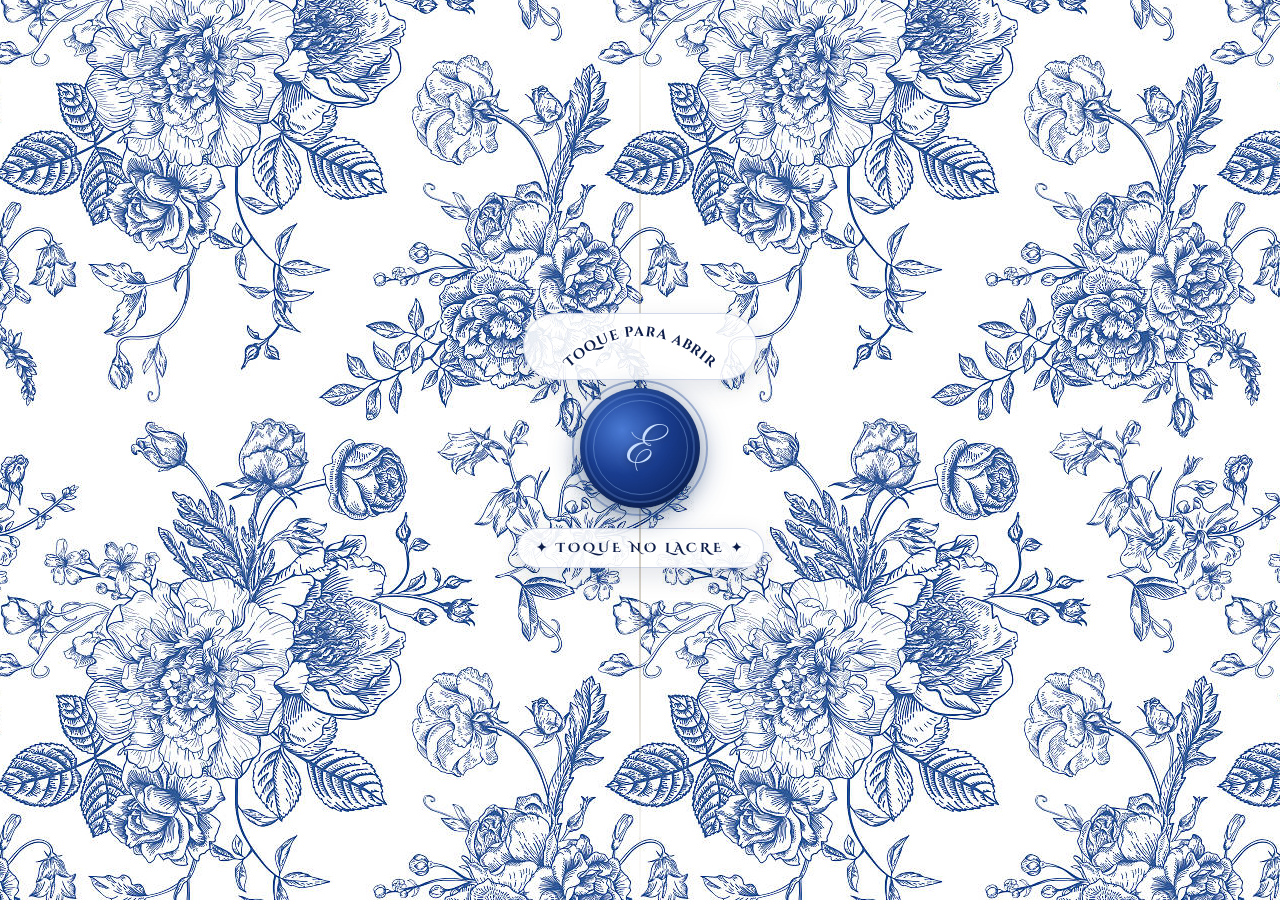
<file: templates/index.html>
<!DOCTYPE html>
<html lang="pt-BR">
<head>
    <meta charset="UTF-8">
    <meta name="viewport" content="width=device-width, initial-scale=1.0">
    <title>Convite — Esther Meireles 18 Anos</title>
    <meta name="description" content="Você foi convidado para os 18 anos de Esther Meireles! Sábado, 21 de Novembro às 11hrs.">
    <link rel="preconnect" href="https://fonts.googleapis.com">
    <link href="https://fonts.googleapis.com/css2?family=Cinzel+Decorative:wght@400;700&family=Pinyon+Script&family=Playfair+Display:ital,wght@0,400;0,700;0,900;1,400&family=Cormorant+Garamond:ital,wght@0,300;0,400;0,600;1,400&family=IM+Fell+English:ital@0;1&family=Lato:wght@300;400&display=swap" rel="stylesheet">
    <link rel="stylesheet" href="/static/css/style.css">
</head>
<body>

<!-- ═══ ENVELOPE FECHADO ═══ -->
<div id="envelope-cover" class="envelope-cover">
    <div class="env-fl env-fl-tl"></div>
    <div class="env-fl env-fl-tr"></div>
    <div class="env-fl env-fl-bl"></div>
    <div class="env-fl env-fl-br"></div>
    <div class="env-fl env-fl-lm"></div>
    <div class="env-fl env-fl-rm"></div>
    <div class="env-butt env-b1">🦋</div>
    <div class="env-butt env-b2">🦋</div>
    <div class="envelope-fold-line"></div>
    <div class="seal-area">
        <div class="seal-text-arc">
            <svg viewBox="0 0 200 80" class="arc-text-svg">
                <path id="curve" d="M 10,70 Q 100,-20 190,70" fill="transparent"/>
                <text class="arc-text">
                    <textPath href="#curve" startOffset="50%" text-anchor="middle">Toque para abrir</textPath>
                </text>
            </svg>
        </div>
        <div class="wax-seal" id="wax-seal">
            <div class="seal-inner">
                <div class="seal-letter">E</div>
                <div class="seal-wreath"></div>
            </div>
            <div class="seal-pulse"></div>
        </div>
    </div>
    <div class="tap-hint">✦ toque no lacre ✦</div>
</div>

<!-- ═══ CONVITE ABERTO ═══ -->
<div id="invitation-content" class="invitation-content hidden">

    <!-- Flores nos cantos e laterais -->
    <div class="flower-cluster cluster-tl">
        <span class="fp fp1">🌸</span><span class="fp fp2">🌸</span><span class="fp fp3">🌸</span>
        <span class="fp fp4">🌸</span><span class="fl fl1">🌿</span><span class="fl fl2">🍃</span>
        <span class="fl fl3">🌿</span><span class="fl fl4">🍃</span>
    </div>
    <div class="flower-cluster cluster-tr">
        <span class="fp fp1">🌸</span><span class="fp fp2">🌸</span><span class="fp fp3">🌸</span>
        <span class="fp fp4">🌸</span><span class="fl fl1">🌿</span><span class="fl fl2">🍃</span>
        <span class="fl fl3">🌿</span><span class="fl fl4">🍃</span>
    </div>
    <div class="flower-cluster cluster-bl">
        <span class="fp fp1">🌸</span><span class="fp fp2">🌸</span><span class="fp fp3">🌸</span>
        <span class="fp fp4">🌸</span><span class="fl fl1">🌿</span><span class="fl fl2">🍃</span><span class="fl fl3">🌿</span>
    </div>
    <div class="flower-cluster cluster-br">
        <span class="fp fp1">🌸</span><span class="fp fp2">🌸</span><span class="fp fp3">🌸</span>
        <span class="fp fp4">🌸</span><span class="fl fl1">🌿</span><span class="fl fl2">🍃</span><span class="fl fl3">🌿</span>
    </div>
    <div class="flower-cluster cluster-lm">
        <span class="fp fp1">🌸</span><span class="fp fp2">🌸</span>
        <span class="fl fl1">🌿</span><span class="fl fl2">🍃</span>
    </div>
    <div class="flower-cluster cluster-rm">
        <span class="fp fp1">🌸</span><span class="fp fp2">🌸</span>
        <span class="fl fl1">🌿</span><span class="fl fl2">🍃</span>
    </div>

    <!-- Borboletas -->
    <div class="inv-butt inv-b1">🦋</div>
    <div class="inv-butt inv-b2">🦋</div>
    <div class="inv-butt inv-b3">🦋</div>

    <!-- PAPEL PRINCIPAL -->
    <div class="inv-paper">

        <div class="paper-ornament">✦ ✦ ✦</div>

        <!-- Hero: 18 + Nome -->
        <div class="hero-section">
            <div class="hero-inner">
                <div class="age-number">18</div>
                <div class="name-script">Esther Meireles</div>
            </div>
        </div>

        <!-- Subtítulo -->
        <p class="subtitle-text">CONTO COM SUA PRESENÇA PARA<br>CELEBRAR ESSA DATA ESPECIAL</p>

        <!-- Data -->
        <div class="date-row">
            <div class="date-col">
                <div class="date-line-h"></div>
                <div class="date-word">SÁBADO</div>
                <div class="date-line-h"></div>
            </div>
            <div class="date-number-big">21</div>
            <div class="date-col">
                <div class="date-line-h"></div>
                <div class="date-word">NOVEMBRO</div>
                <div class="date-line-h"></div>
            </div>
        </div>

        <!-- Horário -->
        <p class="time-text">Às 11hrs</p>

        <!-- Divisor -->
        <div class="inv-divider">
            <span class="inv-divider-line"></span>
            <span class="inv-divider-icon">❧</span>
            <span class="inv-divider-line"></span>
        </div>

        <!-- Dica -->
        <p class="click-hint">✋ CLIQUE NOS ÍCONES PARA INTERAGIR</p>

        <!-- Ícones de ação -->
        <div class="action-icons">
            <a href="https://maps.app.goo.gl/gmX3B37vQWaTbmoo6?g_st=iw"
               target="_blank" rel="noopener" class="icon-btn" id="btn-localizacao">
                <div class="icon-circle">
                    <svg viewBox="0 0 24 24" fill="none" stroke="white" stroke-width="2" width="34" height="34">
                        <path d="M12 2C8.13 2 5 5.13 5 9c0 5.25 7 13 7 13s7-7.75 7-13c0-3.87-3.13-7-7-7z"/>
                        <circle cx="12" cy="9" r="2.5" fill="white" stroke="none"/>
                    </svg>
                </div>
                <span class="icon-label">Localização</span>
            </a>

            <button type="button" class="icon-btn" id="btn-abrir-form">
                <div class="icon-circle">
                    <svg viewBox="0 0 24 24" fill="none" stroke="white" stroke-width="2.5" width="34" height="34">
                        <polyline points="20 6 9 17 4 12"/>
                    </svg>
                </div>
                <span class="icon-label">Confirmação de<br>presença</span>
            </button>
        </div>

        <div class="paper-ornament" style="margin-top:16px; margin-bottom:0;">✦ ✦ ✦</div>
    </div>
</div>

<!-- ═══ MODAL CONFIRMAÇÃO ═══ -->
<div id="modal-confirmacao" class="modal-overlay hidden">
    <div class="modal-box">
        <button class="modal-close" id="btn-fechar-modal">✕</button>
        <div class="modal-header">
            <div class="modal-icon">💌</div>
            <h2>Confirmar Presença</h2>
            <p>Ficamos felizes que possa comparecer!</p>
        </div>
        <form id="form-confirmacao" class="form-rsvp" novalidate>
            <div class="form-group">
                <label for="nome">Seu nome completo *</label>
                <input type="text" id="nome" name="nome" placeholder="Ex: Maria Silva" required autocomplete="name">
            </div>
            <div class="form-group">
                <label for="telefone">WhatsApp / Telefone</label>
                <input type="tel" id="telefone" name="telefone" placeholder="Ex: 91 90000-0000" autocomplete="tel" inputmode="numeric" maxlength="16">
            </div>
            <div class="form-group">
                <label for="numero_pessoas">Quantas pessoas virão?</label>
                <div class="number-input-wrap">
                    <button type="button" class="num-btn" id="btn-minus">−</button>
                    <input type="number" id="numero_pessoas" name="numero_pessoas" value="1" min="1" max="10" readonly>
                    <button type="button" class="num-btn" id="btn-plus">+</button>
                </div>
            </div>
            <div class="form-group">
                <label for="mensagem">Mensagem (opcional)</label>
                <textarea id="mensagem" name="mensagem" rows="3" placeholder="Deixe uma mensagem carinhosa..."></textarea>
            </div>
            <div id="form-feedback" class="form-feedback hidden"></div>
            <button type="submit" class="btn-enviar" id="btn-enviar">
                <span id="btn-text">✓ Confirmar Presença</span>
                <span id="btn-loading" class="hidden">⏳ Enviando...</span>
            </button>
        </form>
    </div>
</div>

<!-- ═══ SUCESSO ═══ -->
<div id="modal-sucesso" class="modal-overlay hidden">
    <div class="modal-box modal-sucesso-box">
        <div class="sucesso-animation">
            <div class="sucesso-circle">✓</div>
        </div>
        <h2>Presença Confirmada!</h2>
        <p id="sucesso-msg">Obrigado! Sua presença foi registrada com sucesso.</p>
        <p class="sucesso-sub">Mal podemos esperar para te ver! 🎉</p>
        <button class="btn-confirmar" onclick="document.getElementById('modal-sucesso').classList.add('hidden')">Fechar</button>
    </div>
</div>

<script src="/static/js/main.js"></script>
</body>
</html>
</file>
<file: static/css/style.css>
/* ============================================================
   CONVITE — Esther Meireles 18 Anos
   Tema: Floral Azul Real · Estilo Medieval & Nobreza
   ============================================================ */

@import url('https://fonts.googleapis.com/css2?family=Cinzel+Decorative:wght@400;700&family=Pinyon+Script&family=Playfair+Display:ital,wght@0,400;0,700;0,900;1,400&family=Cormorant+Garamond:ital,wght@0,300;0,400;0,600;1,400&family=IM+Fell+English:ital@0;1&family=Lato:wght@300;400&display=swap');

:root {
    --navy:        #0c1d4a;
    --azul-escuro: #1a3a6b;
    --azul-medio:  #2d5fa6;
    --azul-real:   #2a4e99;
    --azul-claro:  #6a9fd8;
    --azul-lav:    #a8b9d8;
    --creme:       #f7f4ee;
    --creme2:      #ede5d5;
    --texto:       #0c1d4a;
    --texto2:      #2d4a7a;
    --floral-bg:   url('/static/img/istockphoto-472994148-612x612.jpg') center/612px auto repeat fixed;
}

*, *::before, *::after { box-sizing: border-box; margin: 0; padding: 0; }
.hidden { display: none !important; }

.env-fl,
.env-butt,
.flower-cluster,
.inv-butt {
    display: none !important;
}

body {
    font-family: 'Cormorant Garamond', serif;
    background: var(--floral-bg);
    background-color: #fff;
    min-height: 100vh;
    display: flex;
    align-items: center;
    justify-content: center;
    overflow-x: hidden;
}

/* ============================================================
   ENVELOPE FECHADO
   ============================================================ */
.envelope-cover {
    position: fixed;
    inset: 0;
    background: var(--floral-bg);
    background-color: #fff;
    display: flex;
    flex-direction: column;
    align-items: center;
    justify-content: center;
    cursor: pointer;
    z-index: 100;
    overflow: hidden;
    transition: opacity 0.8s ease, transform 0.8s ease;
}
.envelope-cover.opening {
    animation: envelopeOpen 1.2s ease forwards;
}
@keyframes envelopeOpen {
    0%   { transform: scale(1); opacity: 1; }
    40%  { transform: scale(1.05) rotateX(5deg); }
    70%  { transform: scale(0.95); opacity: 0.8; }
    100% { transform: scale(0.85) translateY(-30px); opacity: 0; }
}

/* Flores do envelope */
.env-fl {
    position: absolute;
    pointer-events: none;
}
.env-fl-tl  { top: -15px;  left: -15px;  }
.env-fl-tr  { top: -15px;  right: -15px; }
.env-fl-bl  { bottom: -15px; left: -15px;  }
.env-fl-br  { bottom: -15px; right: -15px; }
.env-fl-lm  { top: 35%; left: -30px; }
.env-fl-rm  { top: 35%; right: -30px; }

.env-fl-tl::before  { content: '🌸🌸'; font-size: 80px; display: block; filter: hue-rotate(200deg) saturate(1.3) brightness(0.65); transform: rotate(-15deg); opacity: 0.9; }
.env-fl-tl::after   { content: '🌿🌸'; font-size: 65px; display: block; filter: hue-rotate(200deg) saturate(1) brightness(0.7); transform: rotate(10deg); opacity: 0.75; margin-top: -20px; margin-left: 40px; }
.env-fl-tr::before  { content: '🌸🌸'; font-size: 80px; display: block; filter: hue-rotate(205deg) saturate(1.3) brightness(0.65); transform: rotate(15deg) scaleX(-1); opacity: 0.9; }
.env-fl-tr::after   { content: '🌸🌿'; font-size: 65px; display: block; filter: hue-rotate(205deg) saturate(1) brightness(0.7); transform: rotate(-10deg) scaleX(-1); opacity: 0.75; margin-top: -20px; }
.env-fl-bl::before  { content: '🌸🌸'; font-size: 70px; display: block; filter: hue-rotate(210deg) saturate(1.2) brightness(0.65); transform: rotate(20deg); opacity: 0.85; }
.env-fl-bl::after   { content: '🍃🌿'; font-size: 55px; display: block; filter: saturate(1.2); transform: rotate(-5deg); opacity: 0.7; }
.env-fl-br::before  { content: '🌸🌸'; font-size: 70px; display: block; filter: hue-rotate(210deg) saturate(1.2) brightness(0.65); transform: rotate(-20deg) scaleX(-1); opacity: 0.85; }
.env-fl-br::after   { content: '🍃🌿'; font-size: 55px; display: block; filter: saturate(1.2); transform: rotate(5deg) scaleX(-1); opacity: 0.7; }
.env-fl-lm::before  { content: '🌸'; font-size: 55px; display: block; filter: hue-rotate(200deg) saturate(1.2) brightness(0.7); transform: rotate(-30deg); opacity: 0.7; }
.env-fl-rm::before  { content: '🌸'; font-size: 55px; display: block; filter: hue-rotate(200deg) saturate(1.2) brightness(0.7); transform: rotate(30deg) scaleX(-1); opacity: 0.7; }

/* Borboletas do envelope */
.env-butt {
    position: absolute;
    font-size: 30px;
    pointer-events: none;
    animation: flutter 3s ease-in-out infinite;
}
.env-b1 { bottom: 28%; left: 12%; filter: hue-rotate(200deg) saturate(1.5); animation-duration: 3s; }
.env-b2 { top: 20%; right: 15%; font-size: 24px; filter: hue-rotate(30deg) saturate(1.3); animation-duration: 3.7s; animation-delay: 0.5s; }

@keyframes flutter {
    0%, 100% { transform: translateY(0) rotate(-5deg); }
    50%       { transform: translateY(-16px) rotate(5deg); }
}

/* Dobra central */
.envelope-fold-line {
    position: absolute;
    top: 0; bottom: 0;
    left: 50%;
    width: 2px;
    background: linear-gradient(to bottom,
        transparent 0%,
        rgba(150,135,110,0.25) 20%,
        rgba(130,115,90,0.45) 50%,
        rgba(150,135,110,0.25) 80%,
        transparent 100%);
    transform: translateX(-50%);
}

/* Área do lacre */
.seal-area {
    position: relative;
    display: flex;
    flex-direction: column;
    align-items: center;
    justify-content: center;
    margin-top: -20px;
    z-index: 2;
}
.seal-text-arc {
    background: rgba(255,255,255,0.9);
    border: 1px solid rgba(42,78,153,0.22);
    border-radius: 999px;
    box-shadow: 0 8px 24px rgba(12,29,74,0.12);
    padding: 0 16px;
    margin-bottom: 8px;
}
.arc-text-svg { width: 200px; height: 70px; margin-bottom: -10px; }
.arc-text {
    font-family: 'Cinzel Decorative', serif;
    font-size: 16px;
    font-weight: 700;
    fill: var(--navy);
    stroke: rgba(255,255,255,1);
    stroke-width: 5px;
    paint-order: stroke fill;
    letter-spacing: 1px;
}

/* Lacre de cera */
.wax-seal {
    position: relative;
    width: 120px; height: 120px;
    cursor: pointer;
    transition: transform 0.3s ease;
}
.wax-seal:hover  { transform: scale(1.08); }
.wax-seal:active { transform: scale(0.96); }

.seal-inner {
    width: 120px; height: 120px;
    border-radius: 50%;
    background: radial-gradient(circle at 35% 35%, #4a7ad4, #1a3d8f 40%, #0d2560 80%, #3a65b5 100%);
    box-shadow:
        0 8px 28px rgba(26,58,107,0.65),
        inset 0 -4px 12px rgba(0,0,0,0.3),
        inset 0 4px 8px rgba(100,150,220,0.25);
    display: flex;
    align-items: center;
    justify-content: center;
    position: relative;
}
.seal-inner::before {
    content: '';
    position: absolute;
    width: 110px; height: 110px;
    border-radius: 50%;
    border: 2px solid rgba(120,160,230,0.3);
}
.seal-wreath {
    position: absolute;
    width: 95px; height: 95px;
    border-radius: 50%;
    border: 1.5px solid rgba(150,190,240,0.4);
}
.seal-letter {
    font-family: 'Pinyon Script', cursive;
    font-size: 56px;
    color: #c8deff;
    text-shadow: 0 2px 6px rgba(0,0,0,0.4), 0 0 20px rgba(180,210,255,0.3);
    position: relative;
    z-index: 1;
    line-height: 1;
    margin-top: 5px;
}
.seal-pulse {
    position: absolute;
    inset: -8px;
    border-radius: 50%;
    border: 2px solid rgba(42,78,153,0.4);
    animation: sealPulse 2s ease-in-out infinite;
}
@keyframes sealPulse {
    0%, 100% { transform: scale(1);    opacity: 0.6; }
    50%       { transform: scale(1.12); opacity: 0.15; }
}

.tap-hint {
    margin-top: 20px;
    font-family: 'Cinzel Decorative', serif;
    font-size: 13px;
    font-weight: 700;
    color: var(--navy);
    letter-spacing: 3px;
    text-transform: uppercase;
    background: rgba(255,255,255,0.92);
    border: 1px solid rgba(42,78,153,0.24);
    border-radius: 999px;
    box-shadow: 0 8px 24px rgba(12,29,74,0.12);
    padding: 10px 18px;
    opacity: 1;
    animation: none;
}
@keyframes fadeInOut {
    0%, 100% { opacity: 0.9; }
    50%       { opacity: 1; }
}

/* ============================================================
   CONVITE ABERTO
   ============================================================ */
.invitation-content {
    position: fixed;
    inset: 0;
    background: var(--floral-bg);
    background-color: #fff;
    overflow-y: auto;
    overflow-x: hidden;
    display: flex;
    flex-direction: column;
    align-items: center;
    padding: 20px 16px 60px;
    animation: slideIn 0.8s ease forwards;
    z-index: 50;
}
.invitation-content.hidden { display: none !important; }
@keyframes slideIn {
    0%   { opacity: 0; transform: scale(0.95) translateY(20px); }
    100% { opacity: 1; transform: scale(1) translateY(0); }
}

/* ── Clusters de flores ── */
.flower-cluster {
    position: fixed;
    pointer-events: none;
    z-index: 1;
}

/* Flores azuis: filter hue-rotate para transformar rosa em azul */
.fp { display: block; position: absolute; filter: hue-rotate(200deg) saturate(1.4) brightness(0.62); }
.fl { display: block; position: absolute; filter: saturate(1.2) brightness(0.9); }

/* Canto topo-esquerdo */
.cluster-tl { top: -15px; left: -15px; width: 300px; height: 300px; }
.cluster-tl .fp1 { font-size: 82px; top: 5px;   left: 5px;  transform: rotate(-12deg); opacity: 0.92; }
.cluster-tl .fp2 { font-size: 65px; top: 45px;  left: 90px; transform: rotate(15deg);  opacity: 0.85; }
.cluster-tl .fp3 { font-size: 55px; top: 100px; left: 25px; transform: rotate(-25deg); opacity: 0.80; }
.cluster-tl .fp4 { font-size: 48px; top: 8px;   left: 150px;transform: rotate(30deg);  opacity: 0.72; }
.cluster-tl .fl1 { font-size: 62px; top: 60px;  left: 55px; transform: rotate(18deg);  opacity: 0.68; }
.cluster-tl .fl2 { font-size: 50px; top: 120px; left: 80px; transform: rotate(-8deg);  opacity: 0.62; }
.cluster-tl .fl3 { font-size: 58px; top: 150px; left: 10px; transform: rotate(5deg);   opacity: 0.60; }
.cluster-tl .fl4 { font-size: 44px; top: 25px;  left: 175px;transform: rotate(-20deg); opacity: 0.55; }

/* Canto topo-direito (espelho) */
.cluster-tr { top: -15px; right: -15px; width: 300px; height: 300px; }
.cluster-tr .fp1 { font-size: 82px; top: 5px;   right: 5px;  transform: rotate(12deg) scaleX(-1);  opacity: 0.92; }
.cluster-tr .fp2 { font-size: 65px; top: 45px;  right: 90px; transform: rotate(-15deg) scaleX(-1); opacity: 0.85; }
.cluster-tr .fp3 { font-size: 55px; top: 100px; right: 25px; transform: rotate(25deg) scaleX(-1);  opacity: 0.80; }
.cluster-tr .fp4 { font-size: 48px; top: 8px;   right: 150px;transform: rotate(-30deg) scaleX(-1); opacity: 0.72; }
.cluster-tr .fl1 { font-size: 62px; top: 60px;  right: 55px; transform: rotate(-18deg) scaleX(-1); opacity: 0.68; }
.cluster-tr .fl2 { font-size: 50px; top: 120px; right: 80px; transform: rotate(8deg) scaleX(-1);   opacity: 0.62; }
.cluster-tr .fl3 { font-size: 58px; top: 150px; right: 10px; transform: rotate(-5deg) scaleX(-1);  opacity: 0.60; }
.cluster-tr .fl4 { font-size: 44px; top: 25px;  right: 175px;transform: rotate(20deg) scaleX(-1);  opacity: 0.55; }

/* Canto inferior esquerdo */
.cluster-bl { bottom: -15px; left: -15px; width: 260px; height: 260px; }
.cluster-bl .fp1 { font-size: 76px; bottom: 5px;  left: 5px;  transform: rotate(15deg);  opacity: 0.88; }
.cluster-bl .fp2 { font-size: 60px; bottom: 50px; left: 80px; transform: rotate(-10deg); opacity: 0.80; }
.cluster-bl .fp3 { font-size: 52px; bottom: 90px; left: 20px; transform: rotate(25deg);  opacity: 0.75; }
.cluster-bl .fp4 { font-size: 45px; bottom: 5px;  left: 130px;transform: rotate(-20deg); opacity: 0.68; }
.cluster-bl .fl1 { font-size: 55px; bottom: 50px; left: 10px; transform: rotate(-12deg); opacity: 0.65; }
.cluster-bl .fl2 { font-size: 48px; bottom: 100px;left: 60px; transform: rotate(8deg);   opacity: 0.60; }
.cluster-bl .fl3 { font-size: 52px; bottom: 140px;left: 5px;  transform: rotate(-5deg);  opacity: 0.55; }

/* Canto inferior direito */
.cluster-br { bottom: -15px; right: -15px; width: 260px; height: 260px; }
.cluster-br .fp1 { font-size: 76px; bottom: 5px;  right: 5px;  transform: rotate(-15deg) scaleX(-1); opacity: 0.88; }
.cluster-br .fp2 { font-size: 60px; bottom: 50px; right: 80px; transform: rotate(10deg) scaleX(-1);  opacity: 0.80; }
.cluster-br .fp3 { font-size: 52px; bottom: 90px; right: 20px; transform: rotate(-25deg) scaleX(-1); opacity: 0.75; }
.cluster-br .fp4 { font-size: 45px; bottom: 5px;  right: 130px;transform: rotate(20deg) scaleX(-1);  opacity: 0.68; }
.cluster-br .fl1 { font-size: 55px; bottom: 50px; right: 10px; transform: rotate(12deg) scaleX(-1);  opacity: 0.65; }
.cluster-br .fl2 { font-size: 48px; bottom: 100px;right: 60px; transform: rotate(-8deg) scaleX(-1);  opacity: 0.60; }
.cluster-br .fl3 { font-size: 52px; bottom: 140px;right: 5px;  transform: rotate(5deg) scaleX(-1);   opacity: 0.55; }

/* Laterais do meio */
.cluster-lm { top: 45%; left: -25px; width: 120px; height: 160px; transform: translateY(-50%); }
.cluster-lm .fp1 { font-size: 52px; top: 0;   left: 0; transform: rotate(-20deg); opacity: 0.70; }
.cluster-lm .fp2 { font-size: 44px; top: 55px;left: 15px; transform: rotate(15deg); opacity: 0.62; }
.cluster-lm .fl1 { font-size: 48px; top: 20px;left: 30px; transform: rotate(25deg); opacity: 0.58; }
.cluster-lm .fl2 { font-size: 40px; top: 80px;left: 0; transform: rotate(-10deg); opacity: 0.52; }

.cluster-rm { top: 45%; right: -25px; width: 120px; height: 160px; transform: translateY(-50%); }
.cluster-rm .fp1 { font-size: 52px; top: 0;   right: 0; transform: rotate(20deg) scaleX(-1); opacity: 0.70; }
.cluster-rm .fp2 { font-size: 44px; top: 55px;right: 15px; transform: rotate(-15deg) scaleX(-1); opacity: 0.62; }
.cluster-rm .fl1 { font-size: 48px; top: 20px;right: 30px; transform: rotate(-25deg) scaleX(-1); opacity: 0.58; }
.cluster-rm .fl2 { font-size: 40px; top: 80px;right: 0; transform: rotate(10deg) scaleX(-1); opacity: 0.52; }

/* Borboletas flutuantes */
.inv-butt {
    position: fixed;
    pointer-events: none;
    z-index: 2;
    animation: flutter 3s ease-in-out infinite;
}
.inv-b1 { font-size: 34px; top: 22%; right: 5%;  filter: hue-rotate(200deg) saturate(1.6); animation-duration: 3.2s; }
.inv-b2 { font-size: 28px; bottom: 28%; left: 4%; filter: hue-rotate(30deg) saturate(1.3);  animation-duration: 3.8s; animation-delay: 0.6s; }
.inv-b3 { font-size: 24px; top: 58%;  right: 7%; filter: hue-rotate(210deg) saturate(1.4); animation-duration: 4.1s; animation-delay: 1.2s; }

/* ── Papel do Convite ── */
.inv-paper {
    position: relative;
    z-index: 10;
    max-width: 500px;
    width: 100%;
    margin-top: 30px;
    background:
        url("data:image/svg+xml,%3Csvg xmlns='http://www.w3.org/2000/svg' width='200' height='200'%3E%3Cfilter id='n'%3E%3CfeTurbulence type='fractalNoise' baseFrequency='0.9' numOctaves='4' stitchTiles='stitch'/%3E%3CfeColorMatrix type='saturate' values='0'/%3E%3C/filter%3E%3Crect width='200' height='200' filter='url(%23n)' opacity='0.05'/%3E%3C/svg%3E"),
        linear-gradient(160deg, rgba(255,253,248,0.97) 0%, rgba(248,244,236,0.98) 100%);
    border-radius: 4px;
    padding: 44px 36px 40px;
    text-align: center;
    box-shadow:
        0 24px 65px rgba(12,29,74,0.16),
        0 4px 18px rgba(12,29,74,0.08),
        inset 0 1px 0 rgba(255,255,255,0.9);
    border: 1px solid rgba(168,185,216,0.35);
}
.inv-paper::before {
    content: '';
    position: absolute;
    inset: 7px;
    border: 1px solid rgba(168,185,216,0.28);
    border-radius: 2px;
    pointer-events: none;
}

/* Ornamentos */
.paper-ornament {
    font-size: 11px;
    color: var(--azul-claro);
    letter-spacing: 8px;
    margin-bottom: 16px;
}

/* ── HERO: 18 + Nome ── */
.hero-section {
    position: relative;
    margin: 8px 0 18px;
    text-align: center;
}
.hero-inner {
    position: relative;
    display: inline-block;
}
.age-number {
    font-family: 'Playfair Display', serif;
    font-size: 165px;
    font-weight: 900;
    color: var(--navy);
    line-height: 0.85;
    user-select: none;
    letter-spacing: -4px;
}
.name-script {
    font-family: 'Pinyon Script', cursive;
    font-size: 62px;
    color: var(--azul-medio);
    position: absolute;
    top: 50%;
    left: 50%;
    transform: translate(-50%, -46%);
    white-space: nowrap;
    text-shadow: 1px 2px 4px rgba(26,58,107,0.12);
}

/* ── Subtítulo ── */
.subtitle-text {
    font-family: 'Cinzel Decorative', serif;
    font-size: 10.5px;
    font-weight: 400;
    color: var(--texto);
    letter-spacing: 2px;
    line-height: 2;
    margin: 0 0 22px;
}

/* ── Data ── */
.date-row {
    display: flex;
    align-items: center;
    justify-content: center;
    gap: 18px;
    margin-bottom: 12px;
}
.date-col {
    display: flex;
    flex-direction: column;
    align-items: center;
    gap: 5px;
}
.date-line-h {
    width: 70px;
    height: 1.5px;
    background: var(--navy);
}
.date-word {
    font-family: 'Cinzel Decorative', serif;
    font-size: 11px;
    font-weight: 700;
    color: var(--navy);
    letter-spacing: 2px;
}
.date-number-big {
    font-family: 'Playfair Display', serif;
    font-size: 52px;
    font-weight: 900;
    color: var(--navy);
    line-height: 1;
}

/* ── Horário ── */
.time-text {
    font-family: 'Pinyon Script', cursive;
    font-size: 44px;
    color: var(--azul-escuro);
    margin-bottom: 18px;
}

/* ── Divisor ── */
.inv-divider {
    display: flex;
    align-items: center;
    gap: 12px;
    margin: 0 0 16px;
    padding: 0 20px;
}
.inv-divider-line {
    flex: 1;
    height: 1px;
    background: linear-gradient(to right, transparent, var(--azul-lav), transparent);
}
.inv-divider-icon {
    color: var(--azul-medio);
    font-size: 20px;
}

/* ── Dica de clique ── */
.click-hint {
    font-family: 'Cinzel Decorative', serif;
    font-size: 9.5px;
    color: var(--azul-medio);
    letter-spacing: 2px;
    margin-bottom: 20px;
}

/* ── Ícones de ação ── */
.action-icons {
    display: flex;
    justify-content: center;
    gap: 44px;
    margin-bottom: 10px;
}
.icon-btn {
    display: flex;
    flex-direction: column;
    align-items: center;
    gap: 10px;
    text-decoration: none;
    cursor: pointer;
    border: none;
    background: none;
    padding: 0;
    transition: transform 0.2s;
}
.icon-btn:hover { transform: translateY(-3px); }
.icon-circle {
    width: 88px;
    height: 88px;
    border-radius: 50%;
    background: linear-gradient(135deg, #4a7ac4 0%, #2a4e99 60%, #1a3470 100%);
    display: flex;
    align-items: center;
    justify-content: center;
    box-shadow:
        0 8px 28px rgba(26,58,107,0.45),
        inset 0 2px 4px rgba(255,255,255,0.2);
    transition: box-shadow 0.3s, transform 0.3s;
    border: 3px solid rgba(255,255,255,0.30);
}
.icon-btn:hover .icon-circle {
    box-shadow:
        0 14px 38px rgba(26,58,107,0.55),
        inset 0 2px 4px rgba(255,255,255,0.2);
    transform: scale(1.06);
}
.icon-label {
    font-family: 'Cormorant Garamond', serif;
    font-size: 13px;
    color: var(--texto);
    text-align: center;
    line-height: 1.4;
}

/* ============================================================
   MODAL — CONFIRMAÇÃO
   ============================================================ */
.modal-overlay {
    position: fixed;
    inset: 0;
    background: rgba(10,20,50,0.65);
    backdrop-filter: blur(6px);
    display: flex;
    align-items: flex-start;
    justify-content: center;
    z-index: 200;
    padding: 16px;
    overflow-y: auto;
    -webkit-overflow-scrolling: touch;
    animation: modalIn 0.3s ease;
}
.modal-overlay.hidden { display: none !important; }
@keyframes modalIn {
    from { opacity: 0; }
    to   { opacity: 1; }
}
.modal-box {
    background: linear-gradient(160deg, #fdfaf4, #f5f0e8);
    border-radius: 16px;
    padding: 40px 32px 32px;
    max-width: 440px;
    width: 100%;
    margin: auto;
    position: relative;
    box-shadow: 0 30px 80px rgba(0,0,0,0.3);
    animation: boxIn 0.4s cubic-bezier(0.175, 0.885, 0.32, 1.275);
    border: 1px solid rgba(168,185,216,0.3);
}
@keyframes boxIn {
    from { transform: scale(0.8) translateY(30px); opacity: 0; }
    to   { transform: scale(1) translateY(0);      opacity: 1; }
}
.modal-close {
    position: absolute;
    top: 14px; right: 16px;
    background: rgba(168,185,216,0.2);
    border: 1px solid rgba(168,185,216,0.3);
    border-radius: 50%;
    width: 32px; height: 32px;
    font-size: 14px;
    cursor: pointer;
    color: var(--texto2);
    transition: all 0.2s;
    display: flex; align-items: center; justify-content: center;
}
.modal-close:hover { background: rgba(168,185,216,0.4); }

.modal-header { text-align: center; margin-bottom: 26px; }
.modal-icon   { font-size: 36px; margin-bottom: 8px; }
.modal-header h2 {
    font-family: 'Pinyon Script', cursive;
    font-size: 42px;
    color: var(--azul-escuro);
    margin-bottom: 6px;
}
.modal-header p {
    font-family: 'Cormorant Garamond', serif;
    font-style: italic;
    color: var(--texto2);
    font-size: 14px;
}

/* Formulário */
.form-rsvp { display: flex; flex-direction: column; gap: 16px; }
.form-group { display: flex; flex-direction: column; gap: 6px; }
.form-group label {
    font-family: 'Cinzel Decorative', serif;
    font-size: 10px;
    color: var(--azul-escuro);
    letter-spacing: 1px;
}
.form-group input,
.form-group textarea {
    border: 1.5px solid rgba(168,185,216,0.5);
    border-radius: 8px;
    padding: 11px 14px;
    font-family: 'Cormorant Garamond', serif;
    font-size: 16px;
    color: var(--texto);
    background: rgba(255,255,255,0.75);
    transition: border-color 0.2s, box-shadow 0.2s;
    outline: none;
    resize: vertical;
}
.form-group input:focus, .form-group textarea:focus {
    border-color: var(--azul-medio);
    box-shadow: 0 0 0 3px rgba(45,95,166,0.12);
    background: rgba(255,255,255,0.95);
}
.number-input-wrap {
    display: flex;
    align-items: center;
    border: 1.5px solid rgba(168,185,216,0.5);
    border-radius: 8px;
    overflow: hidden;
    background: rgba(255,255,255,0.75);
}
.num-btn {
    background: rgba(168,185,216,0.2);
    border: none;
    padding: 10px 16px;
    font-size: 20px;
    cursor: pointer;
    color: var(--azul-medio);
    font-weight: bold;
    transition: background 0.2s;
}
.num-btn:hover { background: rgba(168,185,216,0.4); }
.number-input-wrap input {
    border: none; border-radius: 0;
    text-align: center; flex: 1;
    font-size: 16px; font-weight: bold;
    color: var(--azul-escuro);
    background: transparent;
    padding: 10px 8px;
    outline: none;
}
.form-feedback {
    padding: 10px 14px;
    border-radius: 8px;
    font-size: 14px;
    font-weight: 600;
    text-align: center;
    font-family: 'Cormorant Garamond', serif;
}
.form-feedback.error   { background: rgba(220,50,50,0.1);  border: 1px solid rgba(220,50,50,0.3);  color: #c0392b; }
.form-feedback.success { background: rgba(40,167,69,0.1);  border: 1px solid rgba(40,167,69,0.3);  color: #27ae60; }

.btn-enviar {
    background: linear-gradient(135deg, #2a4e99, #1a3d8f);
    color: white;
    border: none;
    padding: 14px;
    border-radius: 50px;
    font-family: 'Cinzel Decorative', serif;
    font-size: 13px;
    letter-spacing: 1px;
    cursor: pointer;
    transition: all 0.3s ease;
    box-shadow: 0 6px 20px rgba(26,58,107,0.3);
    margin-top: 4px;
}
.btn-enviar:hover    { transform: translateY(-2px); box-shadow: 0 10px 28px rgba(26,58,107,0.4); }
.btn-enviar:disabled { opacity: 0.6; cursor: not-allowed; transform: none; }

.btn-confirmar {
    background: linear-gradient(135deg, #2a4e99, #1a3d8f);
    color: white;
    border: none;
    padding: 12px 32px;
    border-radius: 50px;
    font-family: 'Cinzel Decorative', serif;
    font-size: 13px;
    letter-spacing: 1px;
    cursor: pointer;
    transition: all 0.3s ease;
    box-shadow: 0 6px 20px rgba(26,58,107,0.35);
}
.btn-confirmar:hover { transform: translateY(-2px); box-shadow: 0 10px 28px rgba(26,58,107,0.45); }

/* Modal Sucesso */
.modal-sucesso-box { text-align: center; }
.sucesso-animation { display: flex; justify-content: center; margin-bottom: 18px; }
.sucesso-circle {
    width: 80px; height: 80px;
    border-radius: 50%;
    background: linear-gradient(135deg, #2a4e99, #1a3d8f);
    color: white;
    font-size: 36px;
    display: flex;
    align-items: center;
    justify-content: center;
    box-shadow: 0 8px 25px rgba(26,58,107,0.4);
    animation: popIn 0.5s cubic-bezier(0.175, 0.885, 0.32, 1.275);
}
@keyframes popIn { from { transform: scale(0); } to { transform: scale(1); } }

.modal-sucesso-box h2 {
    font-family: 'Pinyon Script', cursive;
    font-size: 50px;
    color: var(--azul-escuro);
    margin-bottom: 12px;
}
.modal-sucesso-box p {
    font-family: 'Cormorant Garamond', serif;
    font-size: 15px;
    color: var(--texto2);
    margin-bottom: 8px;
}
.sucesso-sub { font-size: 14px !important; margin-bottom: 22px !important; }

/* ============================================================
   RESPONSIVO
   ============================================================ */
@media (max-width: 520px) {
    .age-number  { font-size: 120px; }
    .name-script { font-size: 46px; }
    .inv-paper   { padding: 34px 20px 30px; }
    .modal-box   { padding: 30px 20px 24px; }
    .date-word   { font-size: 9.5px; }
    .date-number-big { font-size: 42px; }
    .date-line-h { width: 50px; }
    .icon-circle { width: 76px; height: 76px; }
    .action-icons { gap: 28px; }
    .subtitle-text { font-size: 9px; }
    .cluster-tl .fp1, .cluster-tr .fp1 { font-size: 60px; }
    .cluster-tl .fp2, .cluster-tr .fp2 { font-size: 48px; }
}
@media (max-width: 380px) {
    .age-number  { font-size: 100px; }
    .name-script { font-size: 38px; }
    .time-text   { font-size: 36px; }
}
</file>
